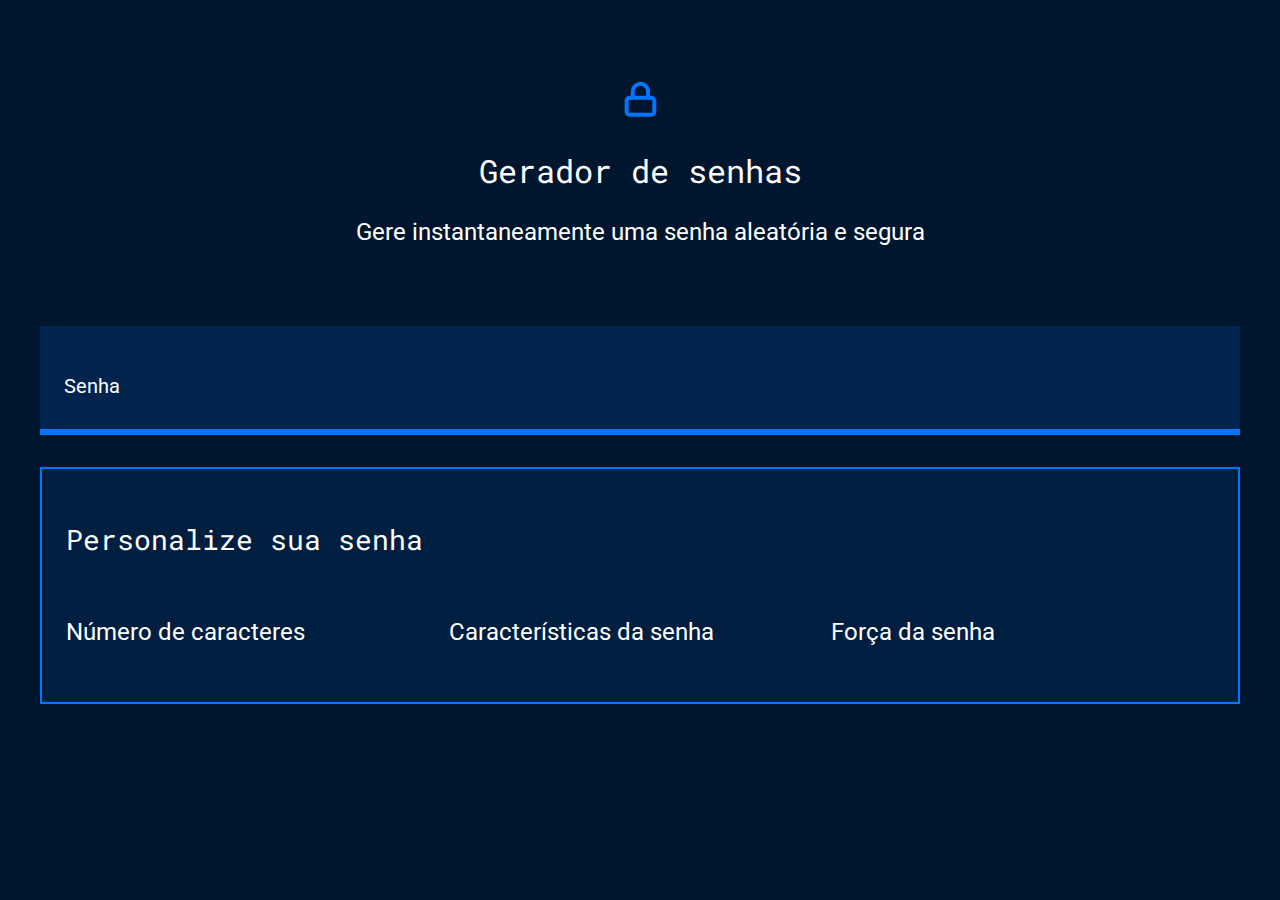
<file: index.html>
<!DOCTYPE html>
<html lang="pt-br">

<head>
    <meta charset="UTF-8">
    <meta name="viewport" content="width=device-width, initial-scale=1.0">
    <title>Gerador de senha</title>
    <link rel="stylesheet" href="style.css">
</head>

<body>
    <section class="conteudo">
        <div class="conteudo-titulo">
            <img src="unlock.svg" alt="cadeado fechado">
            <h2 class="titulo-principal">Gerador de senhas</h2>
            <h3 class="titulo-secundario">Gere instantaneamente uma senha aleatória e segura</h3>
        </div>
        <div class="conteudo-senha">
            <label for="senha">Senha</label>
            <input name="senha" type="text" id="campo-senha">
        </div>
        <div class="parametro">
            <h3 class="parametro-titulo">Personalize sua senha</h3>
            <div class="parametro-coluna__senha">
                <div class="parametro-senha">
                    <h4 class="parametro-senha__titulo">Número de caracteres</h4>
                </div>                
                <div class="parametro-senha">
                    <h4 class="parametro-senha__titulo">Características da senha</h4>
                </div>
                <div class="parametro-senha">
                    <h4 class="parametro-senha__titulo">Força da senha</h4>
                </div>
            </div>
        </div>
    </section>
</body>

</html>
</file>
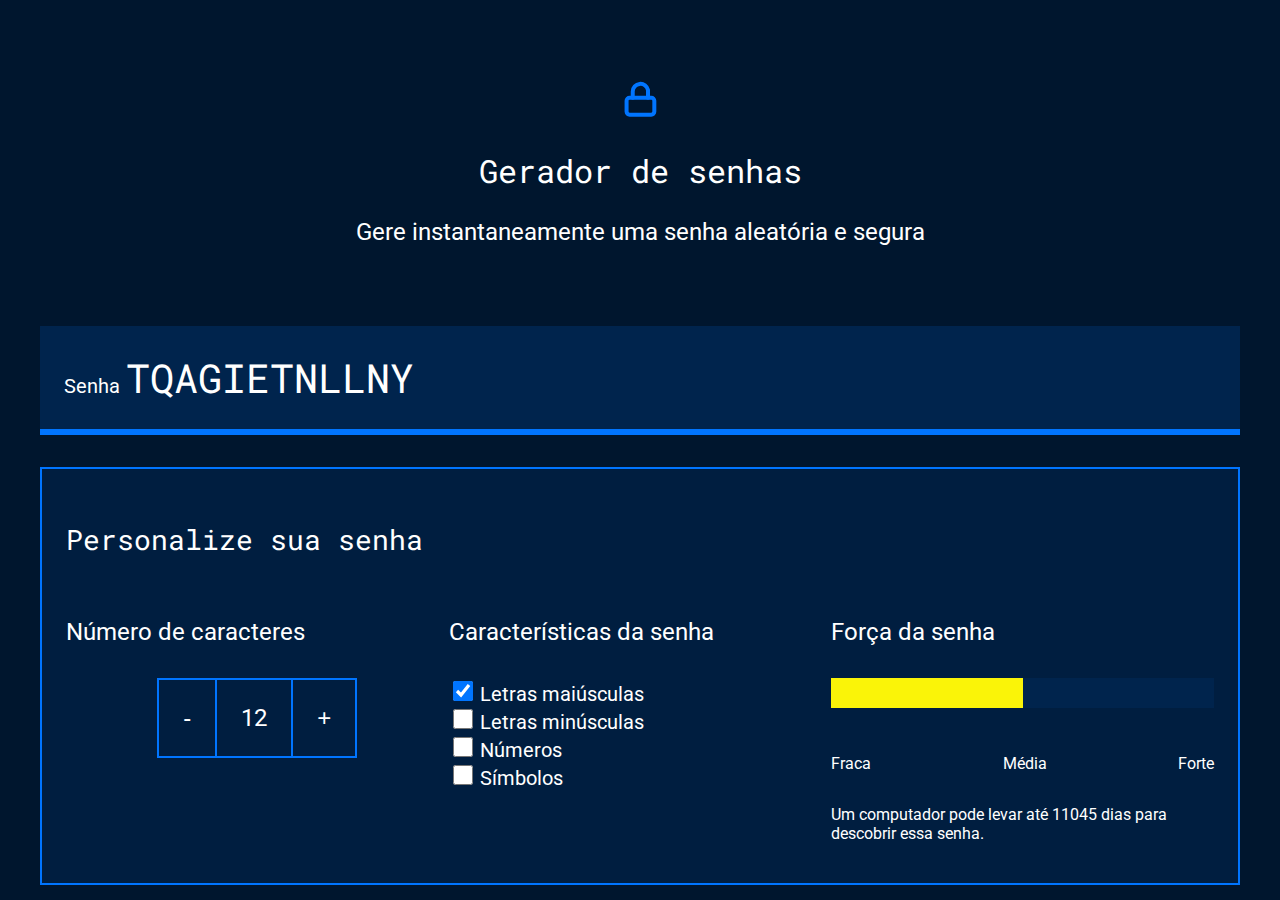
<file: gerador-senhas-main/index.html>
<!DOCTYPE html>
<html lang="pt-br">

<head>
    <meta charset="UTF-8">
    <meta name="viewport" content="width=device-width, initial-scale=1.0">
    <title>Gerador de senha</title>
    <link rel="stylesheet" href="style.css">
</head>

<body>
    <section class="conteudo">
        <div class="conteudo-titulo">
            <img src="unlock.svg" alt="cadeado fechado">
            <h2 class="titulo-principal">Gerador de senhas</h2>
            <h3 class="titulo-secundario">Gere instantaneamente uma senha aleatória e segura</h3>
        </div>
        <div class="conteudo-senha">
            <label for="senha">Senha</label>
            <input name="senha" type="text" id="campo-senha" readonly>
        </div>
        <div class="parametro">
            <h3 class="parametro-titulo">Personalize sua senha</h3>
            <div class="parametro-coluna__senha">
                <div class="parametro-senha">
                    <h4 class="parametro-senha__titulo">Número de caracteres</h4>
                    <div class="parametro-senha-botoes">
                        <button class="parametro-senha__botao">-</button>
                        <p class="parametro-senha__texto">12</p>
                        <button class="parametro-senha__botao">+</button>
                    </div>
                </div>               
                <div class="parametro-senha">
                    <h4 class="parametro-senha__titulo">Características da senha</h4>
                    <div class="parametro-senha-checkbox">
                        <input name="maiusculo" type="checkbox" class="checkbox" checked>
                        <label for="maiusculo">Letras maiúsculas</label>
                    </div>
                    <div class="parametro-senha-checkbox">
                        <input name="minusculo" type="checkbox" class="checkbox">
                        <label for="minusculo">Letras minúsculas</label>
                    </div>
                    <div class="parametro-senha-checkbox">
                        <input name="numero" type="checkbox" class="checkbox">
                        <label for="numero">Números</label>
                    </div>
                    <div class="parametro-senha-checkbox">
                        <input name="simbolo" type="checkbox" class="checkbox">
                        <label for="simbolo">Símbolos</label>
                    </div>
                </div>
                <div class="parametro-senha">
                    <h4 class="parametro-senha__titulo">Força da senha</h4>
                    <div class="barra"></div>
                    <div class="forca fraca"></div>
                    <div class="parametro-senha-textos">
                        <p>Fraca</p>
                        <p>Média</p>
                        <p>Forte</p>
                    </div>
                    <p class="entropia"></p>
                </div>
            </div>
        </div>
    </section>
    <script src="main.js"></script>
</body> 
</html>
</file>
<file: style.css>
@import url('https://fonts.googleapis.com/css2?family=Roboto&family=Roboto+Mono&display=swap');

:root{
--branco: white;
--cor-de-fundo: #00162E;
--fundo-senha: #00244D;
--fundo-texto: #001E40;
--borda: #0075FF;
--roboto: 'Roboto', sans-serif;
--roboto-mono: 'Roboto Mono', monospace;
}

*{
font-weight: 400;
}

body{
color: var(--branco);
background-color: var(--cor-de-fundo);
font-family: var(--roboto);
}

.titulo-principal{
font-family: var(--roboto-mono);
font-size: 32px;
}

.titulo-secundario{
font-size: 24px;
}

.conteudo-titulo{
text-align: center;
margin-top: 80px;
}

.conteudo-senha{
margin-top: 80px;
background: var(--fundo-senha);
padding: 24px;
border-bottom: 6px solid var(--borda);
}

#campo-senha{
background-color: var(--fundo-senha);
border: none;
color: var(--branco);
font-family: var(--roboto-mono);
font-size: 40px;
width: 70%;
}

#campo-senha:focus{
outline: none;
}

.conteudo{
max-width: 1200px;
margin: 0 auto;
}

.parametro{
background-color: var(--fundo-texto);
border: 2px solid var(--borda);
margin-top: 32px;
padding: 24px;
}

.parametro-titulo{
font-family: var(--roboto-mono);
font-size: 28px;
}

.parametro-senha__titulo{
font-size:24px;
}

.parametro-coluna__senha{
display: flex;
flex-direction: column;
justify-content: center;
}
.parametro-senha{
width: 50%;
margin: 0 auto;
}

.parametro-senha-botoes{
display: flex;
justify-content: center;
}

.parametro-senha__botao{
background-color: var(--fundo-texto);
color: var(--branco);
border: 2px solid var(--borda);
padding: 24px;
font-size: 24px;
cursor: pointer;
}
.parametro-senha__texto{
padding: 24px;
border-top: 2px solid var(--borda);
border-bottom: 2px solid var(--borda);
margin: 0;
font-size: 24px;
}

label{
font-size: 20px;
}

.checkbox{
width: 20px;
height: 20px;
cursor: pointer;
}

.barra{
background-color: var(--fundo-senha);
height: 30px;
width: 100%;
}
.forca{
height: 30px;
position: relative;
bottom: 30px;
}
.fraca{
width: 25%;
background-color: #E71B32;
}
.media{
background-color: #FAF408;
width: 50%;
}
.forte{
background-color: #00FF85;
width: 100%;
}

.parametro-senha-textos{
display: flex;
justify-content: space-between;
}


@media screen and (min-width: 768px) {
.parametro-coluna__senha{
flex-direction: row;
}
}
</file>
<file: gerador-senhas-main/style.css>
@import url('https://fonts.googleapis.com/css2?family=Roboto&family=Roboto+Mono&display=swap');

:root{
--branco: white;
--cor-de-fundo: #00162E;
--fundo-senha: #00244D;
--fundo-texto: #001E40;
--borda: #0075FF;
--roboto: 'Roboto', sans-serif;
--roboto-mono: 'Roboto Mono', monospace;
}

*{
font-weight: 400;
}

body{
color: var(--branco);
background-color: var(--cor-de-fundo);
font-family: var(--roboto);
}

.titulo-principal{
font-family: var(--roboto-mono);
font-size: 32px;
}

.titulo-secundario{
font-size: 24px;
}

.conteudo-titulo{
text-align: center;
margin-top: 80px;
}

.conteudo-senha{
margin-top: 80px;
background: var(--fundo-senha);
padding: 24px;
border-bottom: 6px solid var(--borda);
}

#campo-senha{
background-color: var(--fundo-senha);
border: none;
color: var(--branco);
font-family: var(--roboto-mono);
font-size: 40px;
width: 70%;
}

#campo-senha:focus{
outline: none;
}

.conteudo{
max-width: 1200px;
margin: 0 auto;
}

.parametro{
background-color: var(--fundo-texto);
border: 2px solid var(--borda);
margin-top: 32px;
padding: 24px;
}

.parametro-titulo{
font-family: var(--roboto-mono);
font-size: 28px;
}

.parametro-senha__titulo{
font-size:24px;
}

.parametro-coluna__senha{
display: flex;
flex-direction: column;
justify-content: center;
}
.parametro-senha{
width: 50%;
margin: 0 auto;
}

.parametro-senha-botoes{
display: flex;
justify-content: center;
}

.parametro-senha__botao{
background-color: var(--fundo-texto);
color: var(--branco);
border: 2px solid var(--borda);
padding: 24px;
font-size: 24px;
cursor: pointer;
}
.parametro-senha__texto{
padding: 24px;
border-top: 2px solid var(--borda);
border-bottom: 2px solid var(--borda);
margin: 0;
font-size: 24px;
}

label{
font-size: 20px;
}

.checkbox{
width: 20px;
height: 20px;
cursor: pointer;
}

.barra{
background-color: var(--fundo-senha);
height: 30px;
width: 100%;
}
.forca{
height: 30px;
position: relative;
bottom: 30px;
}
.fraca{
width: 25%;
background-color: #E71B32;
}
.media{
background-color: #FAF408;
width: 50%;
}
.forte{
background-color: #00FF85;
width: 100%;
}

.parametro-senha-textos{
display: flex;
justify-content: space-between;
}


@media screen and (min-width: 768px) {
.parametro-coluna__senha{
flex-direction: row;
}
}
</file>
